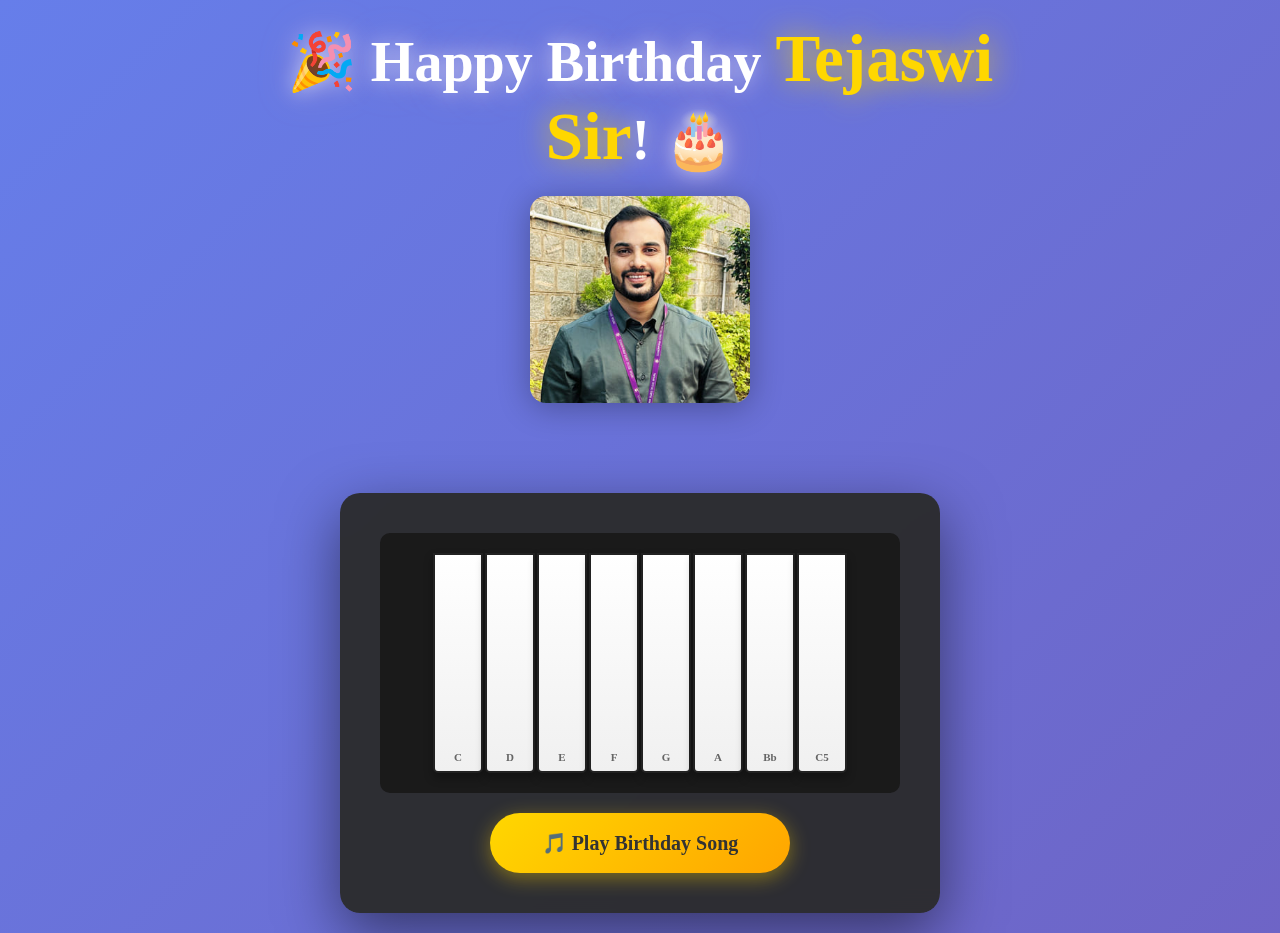
<file: index.html>
<!DOCTYPE html>
<html lang="en">
<head>
    <meta charset="UTF-8">
    <meta name="viewport" content="width=device-width, initial-scale=1.0">
    <title>Happy Birthday Tejaswi Sir</title>
    <style>
        * {
            margin: 0;
            padding: 0;
            box-sizing: border-box;
        }

        body {
            display: flex;
            flex-direction: column;
            justify-content: center;
            align-items: center;
            min-height: 100vh;
            background: linear-gradient(135deg, #667eea 0%, #764ba2 50%, #f093fb 100%);
            background-size: 400% 400%;
            animation: gradientShift 15s ease infinite;
            font-family: 'Georgia', serif;
            overflow-x: hidden;
            padding: 20px 10px;
        }

        @keyframes gradientShift {
            0% { background-position: 0% 50%; }
            50% { background-position: 100% 50%; }
            100% { background-position: 0% 50%; }
        }

        .birthday-header {
            text-align: center;
            margin-bottom: 20px;
            z-index: 10;
            width: 100%;
            max-width: 800px;
        }

        .birthday-text {
            font-size: clamp(1.5em, 5vw, 3.5em);
            font-weight: bold;
            color: white;
            text-shadow: 0 0 20px rgba(255, 255, 255, 0.5),
                         0 0 40px rgba(255, 182, 193, 0.3);
            animation: pulse 2s ease-in-out infinite;
            padding: 0 10px;
        }

        @keyframes pulse {
            0%, 100% { transform: scale(1); }
            50% { transform: scale(1.05); }
        }

        .name {
            color: #FFD700;
            font-size: 1.2em;
            text-shadow: 0 0 30px rgba(255, 215, 0, 0.8);
        }

        .birthday-image {
            display: block;
            margin: 20px auto;
            max-width: min(220px, 80vw);
            width: 100%;
            border-radius: 16px;
            box-shadow: 0 4px 32px rgba(0, 0, 0, 0.3);
        }

        .lyrics {
            font-size: clamp(1em, 3vw, 2em);
            color: rgba(255, 255, 255, 0.95);
            text-shadow: 0 2px 10px rgba(0, 0, 0, 0.3);
            min-height: 50px;
            line-height: 1.5;
            letter-spacing: 1px;
            padding: 0 15px;
        }

        .lyrics .word {
            display: inline-block;
            margin: 0 3px;
            transition: all 0.3s ease;
        }

        .lyrics .word.highlight {
            color: #FFD700;
            font-size: 1.3em;
            font-weight: bold;
            text-shadow: 0 0 20px rgba(255, 215, 0, 0.9),
                         0 0 40px rgba(255, 215, 0, 0.6);
            transform: scale(1.2) translateY(-5px);
        }

        .piano-container {
            background: rgba(42, 42, 42, 0.95);
            padding: clamp(20px, 4vw, 40px);
            border-radius: 20px;
            box-shadow: 0 20px 60px rgba(0, 0, 0, 0.5);
            backdrop-filter: blur(10px);
            width: 100%;
            max-width: 600px;
        }

        .piano {
            display: flex;
            position: relative;
            background: #1a1a1a;
            padding: clamp(10px, 3vw, 20px);
            border-radius: 10px;
            justify-content: center;
            overflow-x: auto;
            overflow-y: hidden;
        }

        .key {
            position: relative;
            cursor: pointer;
            user-select: none;
            transition: all 0.08s ease;
            flex-shrink: 0;
        }

        .white-key {
            width: clamp(35px, 8vw, 50px);
            height: clamp(150px, 30vw, 220px);
            background: linear-gradient(to bottom, #ffffff 0%, #f0f0f0 100%);
            border: 2px solid #222;
            border-radius: 0 0 5px 5px;
            margin: 0 1px;
            box-shadow: 0 5px 10px rgba(0, 0, 0, 0.3);
        }

        .white-key:hover {
            background: linear-gradient(to bottom, #f0f0f0 0%, #e0e0e0 100%);
        }

        .white-key.active {
            background: linear-gradient(to bottom, #d0d0d0 0%, #c0c0c0 100%);
            transform: translateY(3px);
            box-shadow: 0 2px 5px rgba(0, 0, 0, 0.3);
        }

        .key.playing {
            animation: keyGlow 0.4s ease;
        }

        @keyframes keyGlow {
            0%, 100% { 
                box-shadow: 0 5px 10px rgba(0, 0, 0, 0.3);
            }
            50% { 
                box-shadow: 0 0 40px rgba(255, 215, 0, 0.9),
                           0 0 60px rgba(255, 105, 180, 0.5);
            }
        }

        .note-label {
            position: absolute;
            bottom: 8px;
            left: 50%;
            transform: translateX(-50%);
            font-size: clamp(8px, 2vw, 11px);
            color: #666;
            font-weight: bold;
        }

        .controls {
            text-align: center;
            margin-top: 20px;
        }

        .play-button {
            background: linear-gradient(135deg, #FFD700, #FFA500);
            color: #333;
            border: none;
            padding: clamp(12px, 3vw, 18px) clamp(25px, 6vw, 45px);
            font-size: clamp(14px, 3vw, 20px);
            font-weight: bold;
            border-radius: 50px;
            cursor: pointer;
            box-shadow: 0 5px 20px rgba(255, 215, 0, 0.4);
            transition: all 0.3s ease;
            font-family: 'Georgia', serif;
            width: 100%;
            max-width: 300px;
        }

        .play-button:hover {
            transform: translateY(-2px);
            box-shadow: 0 7px 25px rgba(255, 215, 0, 0.6);
        }

        .play-button:active {
            transform: translateY(0);
        }

        .confetti {
            position: fixed;
            width: 10px;
            height: 10px;
            animation: confettiFall 4s linear infinite;
            pointer-events: none;
        }

        @keyframes confettiFall {
            to {
                transform: translateY(100vh) rotate(720deg);
                opacity: 0;
            }
        }

        .sparkle {
            position: fixed;
            width: 4px;
            height: 4px;
            background: white;
            border-radius: 50%;
            animation: sparkleFloat 3s ease-in-out infinite;
            pointer-events: none;
        }

        @keyframes sparkleFloat {
            0%, 100% { 
                transform: translateY(0) scale(1);
                opacity: 0;
            }
            50% { 
                transform: translateY(-30px) scale(1.5);
                opacity: 1;
            }
        }

        /* Mobile specific adjustments */
        @media (max-width: 480px) {
            body {
                padding: 15px 5px;
            }

            .birthday-header {
                margin-bottom: 15px;
            }

            .lyrics {
                min-height: 40px;
                font-size: 0.95em;
            }

            .piano-container {
                padding: 15px;
            }

            .piano {
                padding: 10px;
            }
        }

        /* Tablet adjustments */
        @media (min-width: 481px) and (max-width: 768px) {
            .piano-container {
                max-width: 550px;
            }
        }

        /* Landscape mobile */
        @media (max-height: 600px) and (orientation: landscape) {
            body {
                padding: 10px 5px;
            }

            .birthday-text {
                font-size: clamp(1.2em, 4vw, 2.5em);
            }

            .birthday-image {
                max-width: min(150px, 60vw);
                margin: 10px auto;
            }

            .lyrics {
                min-height: 35px;
            }

            .white-key {
                height: clamp(120px, 25vw, 180px);
            }

            .piano-container {
                padding: 15px;
            }
        }
    </style>
</head>
<body>

    <div class="birthday-header">
        <div class="birthday-text">
            🎉 Happy Birthday <span class="name">Tejaswi Sir</span>! 🎂
        </div>
        <img src="img1.png" alt="Tejaswi Sir" class="birthday-image">
        <div class="lyrics" id="lyrics"></div>
    </div>

    <div class="piano-container">
        <div class="piano" id="piano"></div>
        <div class="controls">
            <button class="play-button" id="playButton">🎵 Play Birthday Song</button>
        </div>
    </div>

    <script>
        // Note frequencies in Hz (C Major scale with flats)
        const notes = {
            'C': 261.63, 'D': 293.66, 'E': 329.63, 'F': 349.23, 
            'G': 392.00, 'A': 440.00, 'Bb': 466.16, 'C5': 523.25
        };

        // Piano layout (two octaves simplified)
        const pianoLayout = [
            { note: 'C', type: 'white' },
            { note: 'D', type: 'white' },
            { note: 'E', type: 'white' },
            { note: 'F', type: 'white' },
            { note: 'G', type: 'white' },
            { note: 'A', type: 'white' },
            { note: 'Bb', type: 'white' },
            { note: 'C5', type: 'white' }
        ];

        // Happy Birthday melody with lyrics (C Major)
        const lyrics = [
            { line: "🎵 Happy birthday to you", words: ["🎵", "Happy", "birthday", "to", "you", "..."] },
            { line: "🎵 Happy birthday to you", words: ["🎵", "Happy", "birthday", "to", "you", "..."] },
            { line: "🎵 Happy birthday dear Tejaswi Sir", words: ["🎵", "Happy", "birthday", "dear", "Tejaswi", "Sir", "..."] },
            { line: "🎵 Happy birthday to you 🎂", words: ["🎵", "Happy", "birthday", "to", "you", "🎂"] }
        ];

        const melody = [
            // Line 1: "Happy birthday to you"
            { note: 'C', duration: 400, line: 0, wordIndex: 1 },
            { note: 'C', duration: 200, line: 0, wordIndex: 2 },
            { note: 'D', duration: 600, line: 0, wordIndex: 2 },
            { note: 'C', duration: 600, line: 0, wordIndex: 3 },
            { note: 'F', duration: 600, line: 0, wordIndex: 4 },
            { note: 'E', duration: 900, line: 0, wordIndex: 5 },
            
            // Line 2: "Happy birthday to you"
            { note: 'C', duration: 400, line: 1, wordIndex: 1 },
            { note: 'C', duration: 200, line: 1, wordIndex: 2 },
            { note: 'D', duration: 600, line: 1, wordIndex: 2 },
            { note: 'C', duration: 600, line: 1, wordIndex: 3 },
            { note: 'G', duration: 600, line: 1, wordIndex: 4 },
            { note: 'F', duration: 900, line: 1, wordIndex: 5 },
            
            // Line 3: "Happy birthday dear Tejaswi Sir"
            { note: 'C', duration: 400, line: 2, wordIndex: 1 },
            { note: 'C', duration: 200, line: 2, wordIndex: 2 },
            { note: 'C5', duration: 600, line: 2, wordIndex: 2 },
            { note: 'A', duration: 600, line: 2, wordIndex: 3 },
            { note: 'F', duration: 600, line: 2, wordIndex: 4 },
            { note: 'E', duration: 600, line: 2, wordIndex: 5 },
            { note: 'D', duration: 900, line: 2, wordIndex: 6 },
            
            // Line 4: "Happy birthday to you"
            { note: 'Bb', duration: 400, line: 3, wordIndex: 1 },
            { note: 'Bb', duration: 200, line: 3, wordIndex: 2 },
            { note: 'A', duration: 600, line: 3, wordIndex: 2 },
            { note: 'F', duration: 600, line: 3, wordIndex: 3 },
            { note: 'G', duration: 600, line: 3, wordIndex: 4 },
            { note: 'F', duration: 1200, line: 3, wordIndex: 5 }
        ];

        const audioContext = new (window.AudioContext || window.webkitAudioContext)();
        const keyElements = {};

        // Create piano keys
        const piano = document.getElementById('piano');
        pianoLayout.forEach((noteData, index) => {
            const key = document.createElement('div');
            key.className = 'key white-key';
            key.dataset.note = noteData.note;

            const label = document.createElement('div');
            label.className = 'note-label';
            label.textContent = noteData.note;
            key.appendChild(label);

            key.addEventListener('mousedown', () => {
                playNote(noteData.note);
                animateKey(noteData.note);
            });

            key.addEventListener('touchstart', (e) => {
                e.preventDefault();
                playNote(noteData.note);
                animateKey(noteData.note);
            });

            piano.appendChild(key);
            keyElements[noteData.note] = key;
        });

        function playNote(noteName, duration = 0.3) {
            const oscillator = audioContext.createOscillator();
            const gainNode = audioContext.createGain();

            oscillator.connect(gainNode);
            gainNode.connect(audioContext.destination);

            oscillator.frequency.value = notes[noteName];
            oscillator.type = 'triangle';

            gainNode.gain.setValueAtTime(0, audioContext.currentTime);
            gainNode.gain.linearRampToValueAtTime(0.6, audioContext.currentTime + 0.02);
            gainNode.gain.linearRampToValueAtTime(0.5, audioContext.currentTime + duration * 0.7);
            gainNode.gain.exponentialRampToValueAtTime(0.01, audioContext.currentTime + duration);

            oscillator.start(audioContext.currentTime);
            oscillator.stop(audioContext.currentTime + duration + 0.1);
        }

        function animateKey(noteName) {
            const key = keyElements[noteName];
            if (key) {
                key.classList.add('active', 'playing');
                setTimeout(() => {
                    key.classList.remove('active', 'playing');
                }, 250);
            }
        }

        function createConfetti() {
            const confetti = document.createElement('div');
            confetti.className = 'confetti';
            confetti.style.left = Math.random() * 100 + '%';
            confetti.style.background = ['#FFD700', '#FF69B4', '#87CEEB', '#98FB98', '#FFA500'][Math.floor(Math.random() * 5)];
            confetti.style.animationDelay = Math.random() * 2 + 's';
            confetti.style.width = (Math.random() * 8 + 6) + 'px';
            confetti.style.height = confetti.style.width;
            document.body.appendChild(confetti);
            
            setTimeout(() => confetti.remove(), 4000);
        }

        function createSparkle(x, y) {
            for (let i = 0; i < 5; i++) {
                const sparkle = document.createElement('div');
                sparkle.className = 'sparkle';
                sparkle.style.left = x + (Math.random() * 40 - 20) + 'px';
                sparkle.style.top = y + (Math.random() * 40 - 20) + 'px';
                sparkle.style.animationDelay = (Math.random() * 0.3) + 's';
                document.body.appendChild(sparkle);
                
                setTimeout(() => sparkle.remove(), 3000);
            }
        }

        const lyricsDiv = document.getElementById('lyrics');
        let currentLine = -1;

        function displayLyrics(lineIndex, wordIndex) {
            if (lineIndex !== currentLine) {
                currentLine = lineIndex;
                const lyricLine = lyrics[lineIndex];
                lyricsDiv.innerHTML = '';
                
                lyricLine.words.forEach((word, idx) => {
                    const span = document.createElement('span');
                    span.className = 'word';
                    span.textContent = word;
                    span.dataset.index = idx;
                    lyricsDiv.appendChild(span);
                });
            }

            const words = lyricsDiv.querySelectorAll('.word');
            words.forEach((word, idx) => {
                if (idx === wordIndex) {
                    word.classList.add('highlight');
                } else {
                    word.classList.remove('highlight');
                }
            });
        }

        async function playMelody() {
            currentLine = -1;
            
            for (let i = 0; i < 40; i++) {
                setTimeout(() => createConfetti(), i * 100);
            }

            for (const noteData of melody) {
                displayLyrics(noteData.line, noteData.wordIndex);
                playNote(noteData.note, noteData.duration / 1000);
                animateKey(noteData.note);
                
                const key = keyElements[noteData.note];
                if (key) {
                    const rect = key.getBoundingClientRect();
                    createSparkle(rect.left + rect.width / 2, rect.top + rect.height / 2);
                }

                await new Promise(resolve => setTimeout(resolve, noteData.duration));
            }

            lyricsDiv.innerHTML = '<span class="word highlight">🎊 May all your wishes come true! 🎊</span>';
        }

        let isPlaying = false;

        document.getElementById('playButton').addEventListener('click', async () => {
            if (audioContext.state === 'suspended') {
                await audioContext.resume();
            }

            if (!isPlaying) {
                isPlaying = true;
                document.getElementById('playButton').textContent = '🎹 Playing...';
                document.getElementById('playButton').style.background = 'linear-gradient(135deg, #FF69B4, #FFB6C1)';
                
                const startTime = Date.now();
                while (Date.now() - startTime < 10000) {
                    await playMelody();
                    await new Promise(resolve => setTimeout(resolve, 800));
                }
                
                isPlaying = false;
                document.getElementById('playButton').textContent = '🎵 Play Birthday Song';
                document.getElementById('playButton').style.background = 'linear-gradient(135deg, #FFD700, #FFA500)';
                lyricsDiv.textContent = '';
            }
        });

        document.addEventListener('click', () => {
            if (audioContext.state === 'suspended') {
                audioContext.resume();
            }
        }, { once: true });

        document.addEventListener('touchstart', () => {
            if (audioContext.state === 'suspended') {
                audioContext.resume();
            }
        }, { once: true });
    </script>
</body>
</html>
</file>
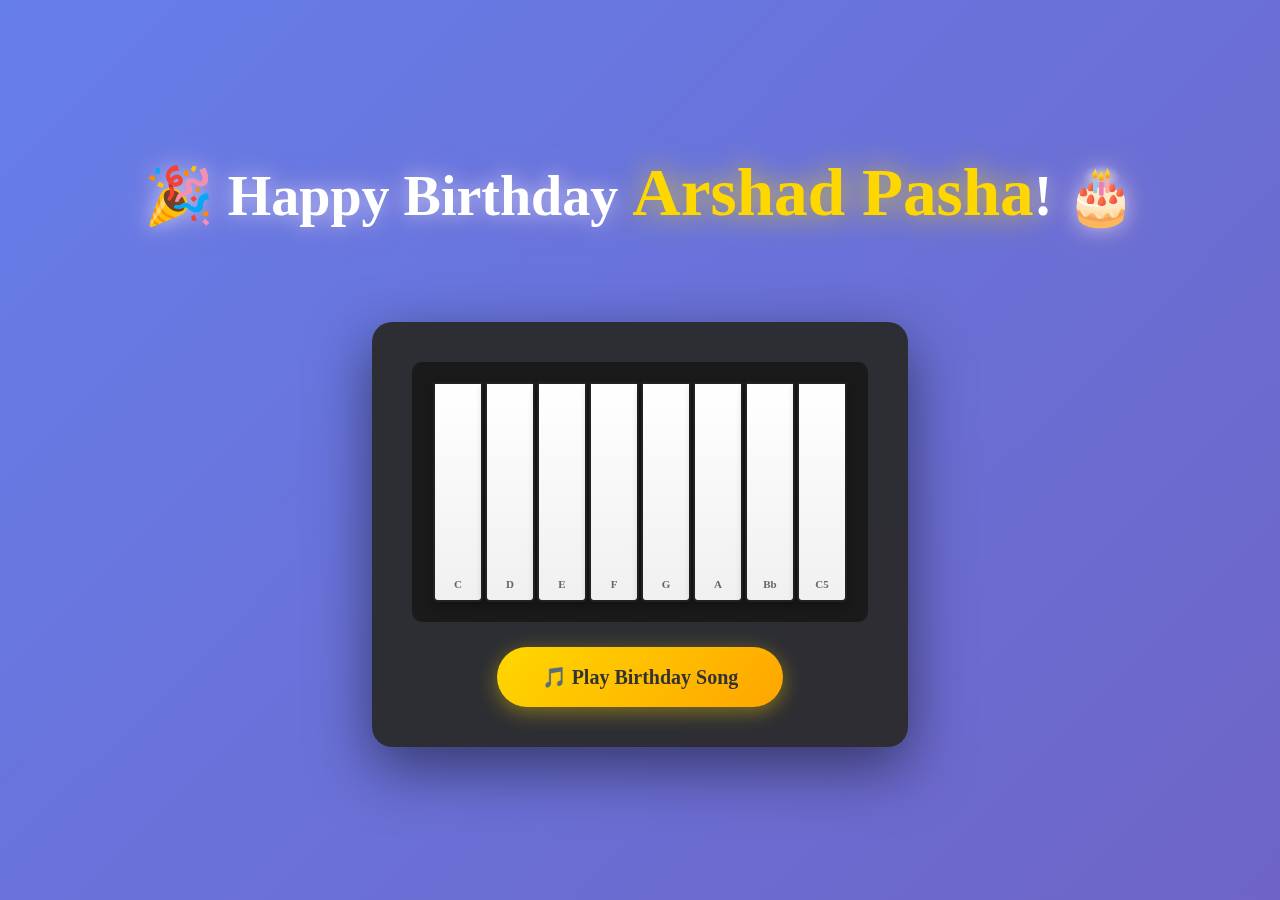
<file: arshad.html>
<!DOCTYPE html>
<html lang="en">
<head>
    <meta charset="UTF-8">
    <meta name="viewport" content="width=device-width, initial-scale=1.0">
    <title>Happy Birthday Arshad Pasha</title>
    <style>
        * {
            margin: 0;
            padding: 0;
            box-sizing: border-box;
        }

        body {
            display: flex;
            flex-direction: column;
            justify-content: center;
            align-items: center;
            min-height: 100vh;
            background: linear-gradient(135deg, #667eea 0%, #764ba2 50%, #f093fb 100%);
            background-size: 400% 400%;
            animation: gradientShift 15s ease infinite;
            font-family: 'Georgia', serif;
            overflow: hidden;
        }

        @keyframes gradientShift {
            0% { background-position: 0% 50%; }
            50% { background-position: 100% 50%; }
            100% { background-position: 0% 50%; }
        }

        .birthday-header {
            text-align: center;
            margin-bottom: 30px;
            z-index: 10;
        }

        .birthday-text {
            font-size: 3.5em;
            font-weight: bold;
            color: white;
            text-shadow: 0 0 20px rgba(255, 255, 255, 0.5),
                         0 0 40px rgba(255, 182, 193, 0.3);
            animation: pulse 2s ease-in-out infinite;
        }

        @keyframes pulse {
            0%, 100% { transform: scale(1); }
            50% { transform: scale(1.05); }
        }

        .name {
            color: #FFD700;
            font-size: 1.2em;
            text-shadow: 0 0 30px rgba(255, 215, 0, 0.8);
        }

        .lyrics {
            font-size: 2em;
            color: rgba(255, 255, 255, 0.95);
            text-shadow: 0 2px 10px rgba(0, 0, 0, 0.3);
            min-height: 60px;
            line-height: 1.5;
            letter-spacing: 2px;
        }

        .lyrics .word {
            display: inline-block;
            margin: 0 4px;
            transition: all 0.3s ease;
        }

        .lyrics .word.highlight {
            color: #FFD700;
            font-size: 1.3em;
            font-weight: bold;
            text-shadow: 0 0 20px rgba(255, 215, 0, 0.9),
                         0 0 40px rgba(255, 215, 0, 0.6);
            transform: scale(1.2) translateY(-5px);
        }

        .piano-container {
            background: rgba(42, 42, 42, 0.95);
            padding: 40px;
            border-radius: 20px;
            box-shadow: 0 20px 60px rgba(0, 0, 0, 0.5);
            backdrop-filter: blur(10px);
        }

        .piano {
            display: flex;
            position: relative;
            background: #1a1a1a;
            padding: 20px;
            border-radius: 10px;
        }

        .key {
            position: relative;
            cursor: pointer;
            user-select: none;
            transition: all 0.08s ease;
        }

        .white-key {
            width: 50px;
            height: 220px;
            background: linear-gradient(to bottom, #ffffff 0%, #f0f0f0 100%);
            border: 2px solid #222;
            border-radius: 0 0 5px 5px;
            margin: 0 1px;
            box-shadow: 0 5px 10px rgba(0, 0, 0, 0.3);
        }

        .white-key:hover {
            background: linear-gradient(to bottom, #f0f0f0 0%, #e0e0e0 100%);
        }

        .white-key.active {
            background: linear-gradient(to bottom, #d0d0d0 0%, #c0c0c0 100%);
            transform: translateY(3px);
            box-shadow: 0 2px 5px rgba(0, 0, 0, 0.3);
        }

        .black-key {
            position: absolute;
            width: 35px;
            height: 140px;
            background: linear-gradient(to bottom, #2a2a2a 0%, #000000 100%);
            border: 2px solid #000;
            border-radius: 0 0 3px 3px;
            z-index: 2;
            box-shadow: 0 5px 10px rgba(0, 0, 0, 0.5);
        }

        .black-key:hover {
            background: linear-gradient(to bottom, #3a3a3a 0%, #1a1a1a 100%);
        }

        .black-key.active {
            background: linear-gradient(to bottom, #1a1a1a 0%, #0a0a0a 100%);
            transform: translateY(3px);
            box-shadow: 0 2px 5px rgba(0, 0, 0, 0.5);
        }

        .key.playing {
            animation: keyGlow 0.4s ease;
        }

        @keyframes keyGlow {
            0%, 100% { 
                box-shadow: 0 5px 10px rgba(0, 0, 0, 0.3);
            }
            50% { 
                box-shadow: 0 0 40px rgba(255, 215, 0, 0.9),
                           0 0 60px rgba(255, 105, 180, 0.5);
            }
        }

        .note-label {
            position: absolute;
            bottom: 10px;
            left: 50%;
            transform: translateX(-50%);
            font-size: 11px;
            color: #666;
            font-weight: bold;
        }

        .black-key .note-label {
            color: #999;
            bottom: 5px;
            font-size: 9px;
        }

        .controls {
            text-align: center;
            margin-top: 25px;
        }

        .play-button {
            background: linear-gradient(135deg, #FFD700, #FFA500);
            color: #333;
            border: none;
            padding: 18px 45px;
            font-size: 20px;
            font-weight: bold;
            border-radius: 50px;
            cursor: pointer;
            box-shadow: 0 5px 20px rgba(255, 215, 0, 0.4);
            transition: all 0.3s ease;
            font-family: 'Georgia', serif;
        }

        .play-button:hover {
            transform: translateY(-2px);
            box-shadow: 0 7px 25px rgba(255, 215, 0, 0.6);
        }

        .play-button:active {
            transform: translateY(0);
        }

        .confetti {
            position: fixed;
            width: 10px;
            height: 10px;
            position: absolute;
            animation: confettiFall 4s linear infinite;
            pointer-events: none;
        }

        @keyframes confettiFall {
            to {
                transform: translateY(100vh) rotate(720deg);
                opacity: 0;
            }
        }

        .sparkle {
            position: fixed;
            width: 4px;
            height: 4px;
            background: white;
            border-radius: 50%;
            animation: sparkleFloat 3s ease-in-out infinite;
            pointer-events: none;
        }

        @keyframes sparkleFloat {
            0%, 100% { 
                transform: translateY(0) scale(1);
                opacity: 0;
            }
            50% { 
                transform: translateY(-30px) scale(1.5);
                opacity: 1;
            }
        }
    </style>
</head>
<body>
    <div class="birthday-header">
        <div class="birthday-text">
            🎉 Happy Birthday <span class="name">Arshad Pasha</span>! 🎂
        </div>
        <div class="lyrics" id="lyrics"></div>
    </div>

    <div class="piano-container">
        <div class="piano" id="piano"></div>
        <div class="controls">
            <button class="play-button" id="playButton">🎵 Play Birthday Song</button>
        </div>
    </div>

    <script>
        // Note frequencies in Hz (C Major scale with flats)
        const notes = {
            'C': 261.63, 'D': 293.66, 'E': 329.63, 'F': 349.23, 
            'G': 392.00, 'A': 440.00, 'Bb': 466.16, 'C5': 523.25
        };

        // Piano layout (two octaves simplified)
        const pianoLayout = [
            { note: 'C', type: 'white' },
            { note: 'D', type: 'white' },
            { note: 'E', type: 'white' },
            { note: 'F', type: 'white' },
            { note: 'G', type: 'white' },
            { note: 'A', type: 'white' },
            { note: 'Bb', type: 'white' },
            { note: 'C5', type: 'white' }
        ];

        // Happy Birthday melody with lyrics (C Major)
        const lyrics = [
            { line: "🎵 Happy birthday to you", words: ["🎵", "Happy", "birthday", "to", "you", "..."] },
            { line: "🎵 Happy birthday to you", words: ["🎵", "Happy", "birthday", "to", "you", "..."] },
            { line: "🎵 Happy birthday dear Arshad Pasha", words: ["🎵", "Happy", "birthday", "dear", "Arshad", "Pasha", "..."] },
            { line: "🎵 Happy birthday to you 🎂", words: ["🎵", "Happy", "birthday", "to", "you", "🎂"] }
        ];

        const melody = [
            // Line 1: "Happy birthday to you"
            { note: 'C', duration: 400, line: 0, wordIndex: 1 },
            { note: 'C', duration: 200, line: 0, wordIndex: 2 },
            { note: 'D', duration: 600, line: 0, wordIndex: 2 },
            { note: 'C', duration: 600, line: 0, wordIndex: 3 },
            { note: 'F', duration: 600, line: 0, wordIndex: 4 },
            { note: 'E', duration: 900, line: 0, wordIndex: 5 },
            
            // Line 2: "Happy birthday to you"
            { note: 'C', duration: 400, line: 1, wordIndex: 1 },
            { note: 'C', duration: 200, line: 1, wordIndex: 2 },
            { note: 'D', duration: 600, line: 1, wordIndex: 2 },
            { note: 'C', duration: 600, line: 1, wordIndex: 3 },
            { note: 'G', duration: 600, line: 1, wordIndex: 4 },
            { note: 'F', duration: 900, line: 1, wordIndex: 5 },
            
            // Line 3: "Happy birthday dear Arshad Pasha"
            { note: 'C', duration: 400, line: 2, wordIndex: 1 },
            { note: 'C', duration: 200, line: 2, wordIndex: 2 },
            { note: 'C5', duration: 600, line: 2, wordIndex: 2 },
            { note: 'A', duration: 600, line: 2, wordIndex: 3 },
            { note: 'F', duration: 600, line: 2, wordIndex: 4 },
            { note: 'E', duration: 600, line: 2, wordIndex: 5 },
            { note: 'D', duration: 900, line: 2, wordIndex: 6 },
            
            // Line 4: "Happy birthday to you"
            { note: 'Bb', duration: 400, line: 3, wordIndex: 1 },
            { note: 'Bb', duration: 200, line: 3, wordIndex: 2 },
            { note: 'A', duration: 600, line: 3, wordIndex: 2 },
            { note: 'F', duration: 600, line: 3, wordIndex: 3 },
            { note: 'G', duration: 600, line: 3, wordIndex: 4 },
            { note: 'F', duration: 1200, line: 3, wordIndex: 5 }
        ];

        const audioContext = new (window.AudioContext || window.webkitAudioContext)();
        const keyElements = {};

        // Create piano keys
        const piano = document.getElementById('piano');
        pianoLayout.forEach((noteData, index) => {
            const key = document.createElement('div');
            key.className = 'key white-key';
            key.dataset.note = noteData.note;

            const label = document.createElement('div');
            label.className = 'note-label';
            label.textContent = noteData.note;
            key.appendChild(label);

            key.addEventListener('mousedown', () => {
                playNote(noteData.note);
                animateKey(noteData.note);
            });

            piano.appendChild(key);
            keyElements[noteData.note] = key;
        });

        function playNote(noteName, duration = 0.3) {
            const oscillator = audioContext.createOscillator();
            const gainNode = audioContext.createGain();

            oscillator.connect(gainNode);
            gainNode.connect(audioContext.destination);

            oscillator.frequency.value = notes[noteName];
            oscillator.type = 'triangle'; // Warmer, richer sound

            // Smoother, louder envelope
            gainNode.gain.setValueAtTime(0, audioContext.currentTime);
            gainNode.gain.linearRampToValueAtTime(0.6, audioContext.currentTime + 0.02);
            gainNode.gain.linearRampToValueAtTime(0.5, audioContext.currentTime + duration * 0.7);
            gainNode.gain.exponentialRampToValueAtTime(0.01, audioContext.currentTime + duration);

            oscillator.start(audioContext.currentTime);
            oscillator.stop(audioContext.currentTime + duration + 0.1);
        }

        function animateKey(noteName) {
            const key = keyElements[noteName];
            if (key) {
                key.classList.add('active', 'playing');
                setTimeout(() => {
                    key.classList.remove('active', 'playing');
                }, 250);
            }
        }

        function createConfetti() {
            const confetti = document.createElement('div');
            confetti.className = 'confetti';
            confetti.style.left = Math.random() * 100 + '%';
            confetti.style.background = ['#FFD700', '#FF69B4', '#87CEEB', '#98FB98', '#FFA500'][Math.floor(Math.random() * 5)];
            confetti.style.animationDelay = Math.random() * 2 + 's';
            confetti.style.width = (Math.random() * 8 + 6) + 'px';
            confetti.style.height = confetti.style.width;
            document.body.appendChild(confetti);
            
            setTimeout(() => confetti.remove(), 4000);
        }

        function createSparkle(x, y) {
            for (let i = 0; i < 5; i++) {
                const sparkle = document.createElement('div');
                sparkle.className = 'sparkle';
                sparkle.style.left = x + (Math.random() * 40 - 20) + 'px';
                sparkle.style.top = y + (Math.random() * 40 - 20) + 'px';
                sparkle.style.animationDelay = (Math.random() * 0.3) + 's';
                document.body.appendChild(sparkle);
                
                setTimeout(() => sparkle.remove(), 3000);
            }
        }

        const lyricsDiv = document.getElementById('lyrics');
        let currentLine = -1;

        function displayLyrics(lineIndex, wordIndex) {
            if (lineIndex !== currentLine) {
                // New line - display full line with all words
                currentLine = lineIndex;
                const lyricLine = lyrics[lineIndex];
                lyricsDiv.innerHTML = '';
                
                lyricLine.words.forEach((word, idx) => {
                    const span = document.createElement('span');
                    span.className = 'word';
                    span.textContent = word;
                    span.dataset.index = idx;
                    lyricsDiv.appendChild(span);
                });
            }

            // Highlight current word
            const words = lyricsDiv.querySelectorAll('.word');
            words.forEach((word, idx) => {
                if (idx === wordIndex) {
                    word.classList.add('highlight');
                } else {
                    word.classList.remove('highlight');
                }
            });
        }

        async function playMelody() {
            currentLine = -1;
            
            // Create confetti burst
            for (let i = 0; i < 40; i++) {
                setTimeout(() => createConfetti(), i * 100);
            }

            for (const noteData of melody) {
                // Display and highlight lyrics
                displayLyrics(noteData.line, noteData.wordIndex);

                // Play note and animate
                playNote(noteData.note, noteData.duration / 1000);
                animateKey(noteData.note);
                
                // Create sparkles at key position
                const key = keyElements[noteData.note];
                if (key) {
                    const rect = key.getBoundingClientRect();
                    createSparkle(rect.left + rect.width / 2, rect.top + rect.height / 2);
                }

                await new Promise(resolve => setTimeout(resolve, noteData.duration));
            }

            // Final message
            lyricsDiv.innerHTML = '<span class="word highlight">🎊 May all your wishes come true! 🎊</span>';
        }

        let isPlaying = false;

        document.getElementById('playButton').addEventListener('click', async () => {
            if (audioContext.state === 'suspended') {
                await audioContext.resume();
            }

            if (!isPlaying) {
                isPlaying = true;
                document.getElementById('playButton').textContent = '🎹 Playing...';
                document.getElementById('playButton').style.background = 'linear-gradient(135deg, #FF69B4, #FFB6C1)';
                
                // Play melody continuously for 10 seconds
                const startTime = Date.now();
                while (Date.now() - startTime < 10000) {
                    await playMelody();
                    await new Promise(resolve => setTimeout(resolve, 800));
                }
                
                isPlaying = false;
                document.getElementById('playButton').textContent = '🎵 Play Birthday Song';
                document.getElementById('playButton').style.background = 'linear-gradient(135deg, #FFD700, #FFA500)';
                lyricsDiv.textContent = '';
            }
        });

        // Resume audio context on first interaction
        document.addEventListener('click', () => {
            if (audioContext.state === 'suspended') {
                audioContext.resume();
            }
        }, { once: true });
    </script>
</body>
</html>
</file>
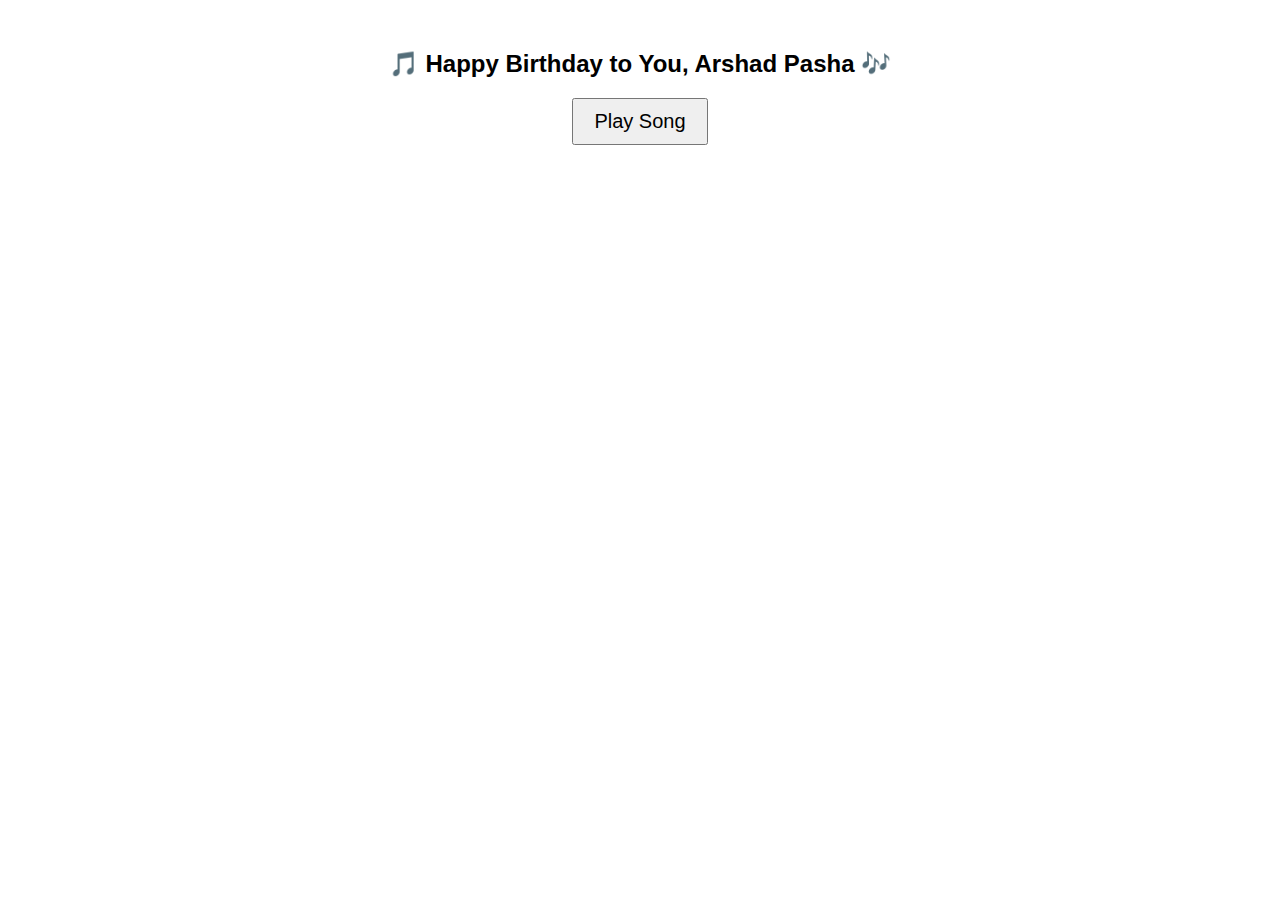
<file: gpt.html>
<!DOCTYPE html>
<html>
<head>
  <meta charset="UTF-8">
  <title>Happy Birthday to Arshad Pasha 🎹</title>
</head>
<body style="text-align:center; font-family: sans-serif; margin-top:50px;">
  <h2>🎵 Happy Birthday to You, Arshad Pasha 🎶</h2>
  <button id="playBtn" style="font-size:20px; padding:10px 20px;">Play Song</button>

  <script>
    const AudioContext = window.AudioContext || window.webkitAudioContext;
    const ctx = new AudioContext();

    // Frequency map for notes (approx piano tones)
    const notes = {
      'C4': 261.63, 'D4': 293.66, 'E4': 329.63, 'F4': 349.23,
      'G4': 392.00, 'A4': 440.00, 'B4': 493.88,
      'C5': 523.25, 'D5': 587.33, 'E5': 659.25, 'F5': 698.46, 'G5': 783.99
    };

    // Happy Birthday melody (note, duration in seconds)
    const melody = [
      ['G4', 0.4], ['G4', 0.4], ['A4', 0.8], ['G4', 0.8], ['C5', 0.8], ['B4', 1.2],
      ['G4', 0.4], ['G4', 0.4], ['A4', 0.8], ['G4', 0.8], ['D5', 0.8], ['C5', 1.2],
      ['G4', 0.4], ['G4', 0.4], ['G5', 0.8], ['E5', 0.8], ['C5', 0.8], ['B4', 0.8], ['A4', 0.8],
      ['F5', 0.4], ['F5', 0.4], ['E5', 0.8], ['C5', 0.8], ['D5', 0.8], ['C5', 1.4]
    ];

    function playNote(note, duration, time) {
      const oscillator = ctx.createOscillator();
      const gainNode = ctx.createGain();

      oscillator.type = 'sine';
      oscillator.frequency.value = notes[note];

      oscillator.connect(gainNode);
      gainNode.connect(ctx.destination);

      // soft fade in & out
      gainNode.gain.setValueAtTime(0, time);
      gainNode.gain.linearRampToValueAtTime(0.5, time + 0.05);
      gainNode.gain.linearRampToValueAtTime(0, time + duration - 0.05);

      oscillator.start(time);
      oscillator.stop(time + duration);
    }

    function playMelody() {
      let currentTime = ctx.currentTime;
      melody.forEach(([note, duration]) => {
        playNote(note, duration, currentTime);
        currentTime += duration + 0.05;
      });
    }

    document.getElementById('playBtn').addEventListener('click', async () => {
      await ctx.resume();
      playMelody();
    });
  </script>
</body>
</html>
</file>
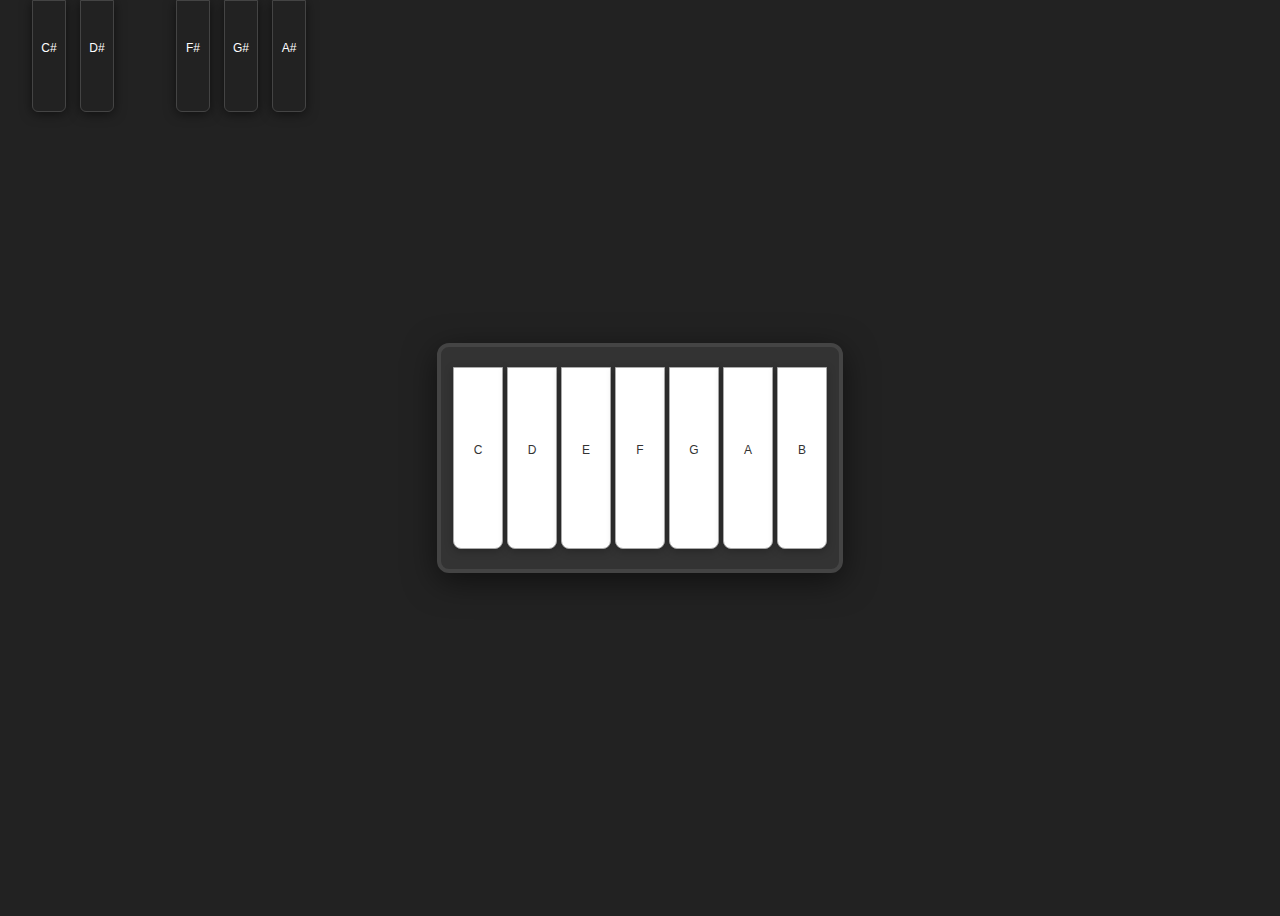
<file: piano.html>
<!DOCTYPE html>
<html lang="en">
<head>
  <meta charset="UTF-8">
  <title>CSS & JS Piano</title>
  <style>
    body {
      background: #222;
      display: flex;
      justify-content: center;
      align-items: center;
      height: 100vh;
    }
    .piano {
      display: flex;
      border: 4px solid #444;
      border-radius: 12px;
      background: #333;
      box-shadow: 0 8px 32px #0008;
      padding: 20px 10px;
    }
    .key {
      width: 48px;
      height: 180px;
      margin: 0 2px;
      background: white;
      border: 1px solid #aaa;
      border-radius: 0 0 8px 8px;
      box-shadow: 0 2px 8px #0004;
      position: relative;
      cursor: pointer;
      transition: background 0.1s;
      z-index: 1;
      font-family: sans-serif;
      font-size: 14px;
      text-align: center;
      line-height: 180px;
      user-select: none;
    }
    .key:active, .key.playing {
      background: #ffd700;
    }
    .key.black {
      width: 32px;
      height: 110px;
      background: #222;
      color: #fff;
      border: 1px solid #444;
      position: absolute;
      left: 32px;
      top: 0;
      z-index: 2;
      margin: 0;
      line-height: 110px;
      border-radius: 0 0 6px 6px;
      box-shadow: 0 2px 12px #0008;
    }
    .key.black:active, .key.black.playing {
      background: #444;
    }
    .key-label {
      position: absolute;
      bottom: 8px;
      left: 0;
      width: 100%;
      font-size: 12px;
      color: #333;
      text-align: center;
      pointer-events: none;
    }
    .key.black .key-label {
      color: #fff;
    }
    .key-container {
      position: relative;
      display: inline-block;
    }
  </style>
</head>
<body>
  <div class="piano" id="piano"></div>
  <script>
    // Piano key data: [note, frequency, isBlack, leftOffset]
    const keys = [
      {note: 'C', freq: 261.63, black: false},
      {note: 'C#', freq: 277.18, black: true, offset: 32},
      {note: 'D', freq: 293.66, black: false},
      {note: 'D#', freq: 311.13, black: true, offset: 80},
      {note: 'E', freq: 329.63, black: false},
      {note: 'F', freq: 349.23, black: false},
      {note: 'F#', freq: 369.99, black: true, offset: 176},
      {note: 'G', freq: 392.00, black: false},
      {note: 'G#', freq: 415.30, black: true, offset: 224},
      {note: 'A', freq: 440.00, black: false},
      {note: 'A#', freq: 466.16, black: true, offset: 272},
      {note: 'B', freq: 493.88, black: false}
    ];

    const piano = document.getElementById('piano');
    // Create white keys
    keys.forEach((key, i) => {
      if (!key.black) {
        const container = document.createElement('div');
        container.className = 'key-container';
        const el = document.createElement('div');
        el.className = 'key';
        el.dataset.freq = key.freq;
        el.innerHTML = `<span class="key-label">${key.note}</span>`;
        container.appendChild(el);
        piano.appendChild(container);
      }
    });
    // Create black keys
    keys.forEach((key, i) => {
      if (key.black) {
        const el = document.createElement('div');
        el.className = 'key black';
        el.style.left = key.offset + 'px';
        el.dataset.freq = key.freq;
        el.innerHTML = `<span class="key-label">${key.note}</span>`;
        piano.appendChild(el);
      }
    });

    // Web Audio API setup
    const audioCtx = new (window.AudioContext || window.webkitAudioContext)();

    function playNote(frequency) {
      const osc = audioCtx.createOscillator();
      const gain = audioCtx.createGain();
      osc.type = 'sine';
      osc.frequency.value = frequency;
      gain.gain.value = 0.2;
      osc.connect(gain);
      gain.connect(audioCtx.destination);
      osc.start();
      setTimeout(() => {
        gain.gain.setTargetAtTime(0, audioCtx.currentTime, 0.05);
        osc.stop(audioCtx.currentTime + 0.1);
      }, 300);
    }

    // Key click handler
    piano.addEventListener('mousedown', e => {
      const key = e.target.closest('.key');
      if (key) {
        key.classList.add('playing');
        playNote(key.dataset.freq);
      }
    });
    piano.addEventListener('mouseup', e => {
      const key = e.target.closest('.key');
      if (key) key.classList.remove('playing');
    });
    piano.addEventListener('mouseleave', e => {
      document.querySelectorAll('.key.playing').forEach(k => k.classList.remove('playing'));
    });
  </script>
</body>
</html>
</file>
